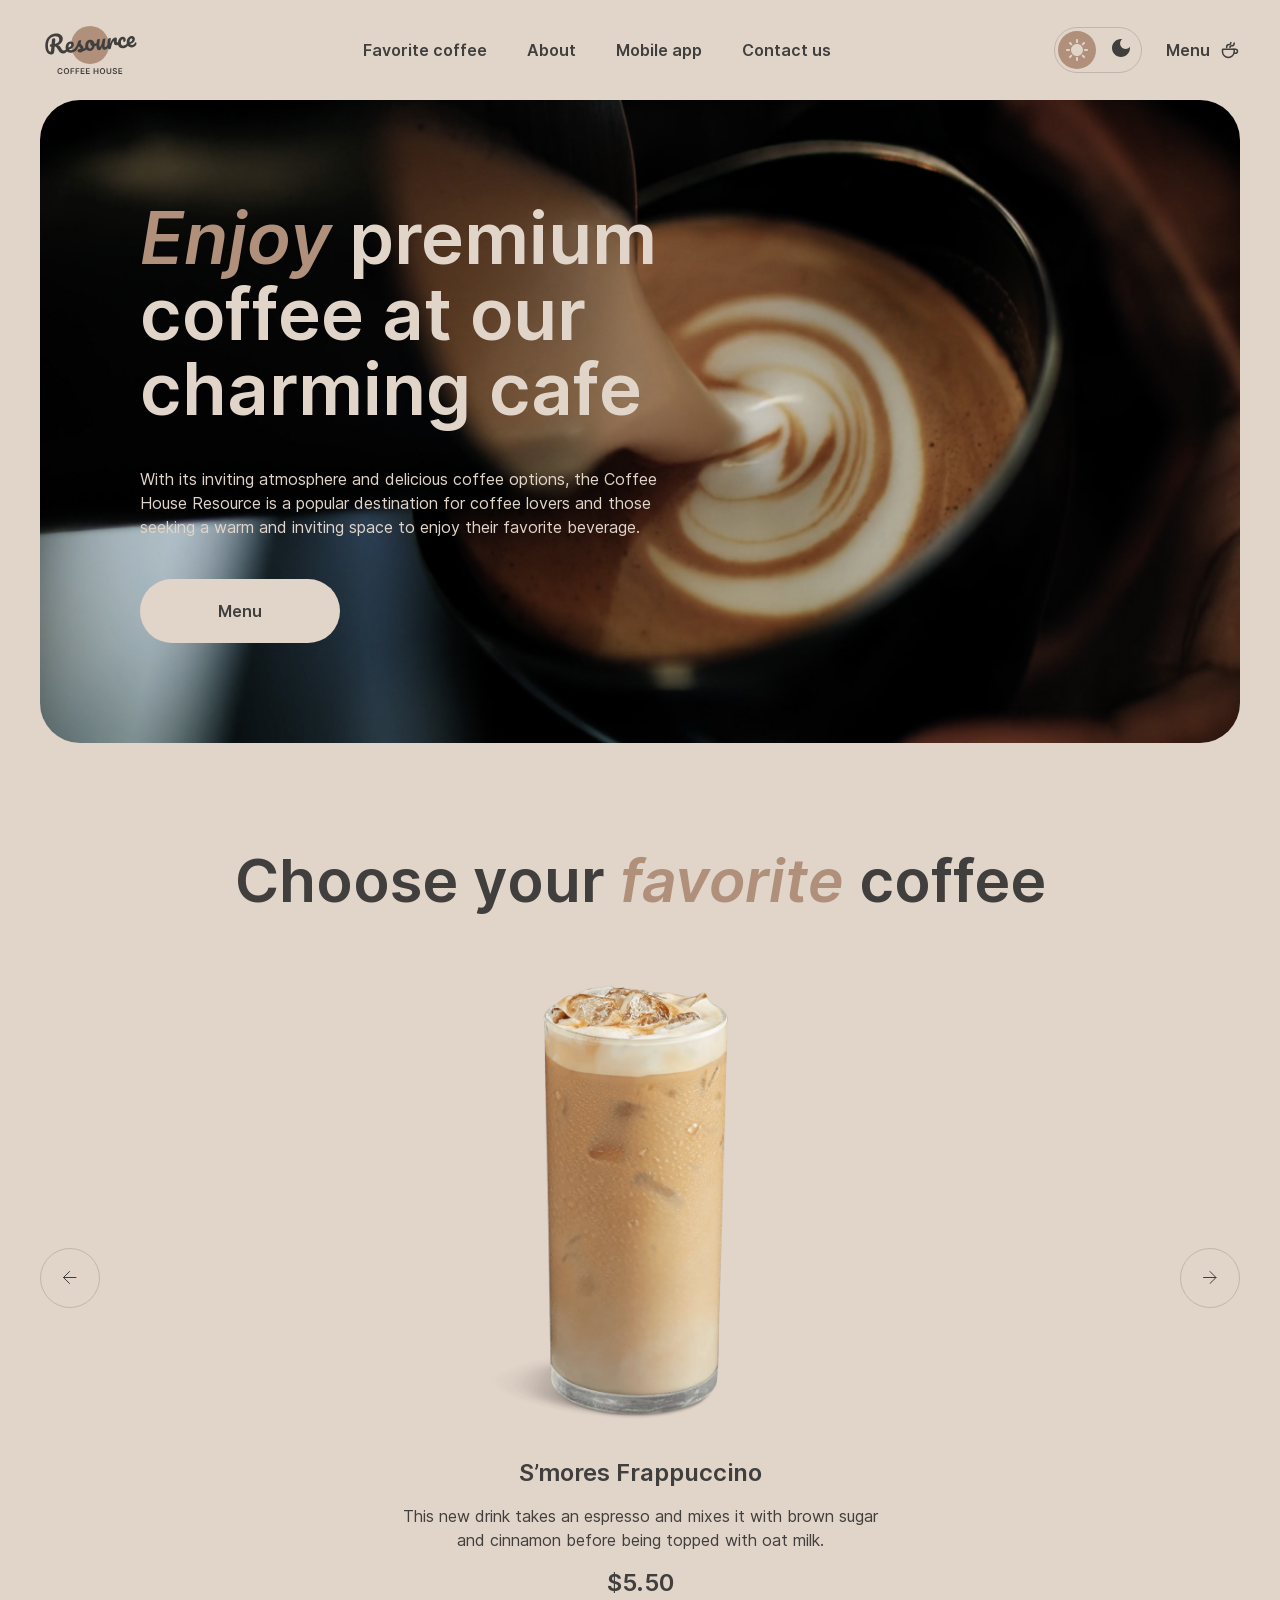
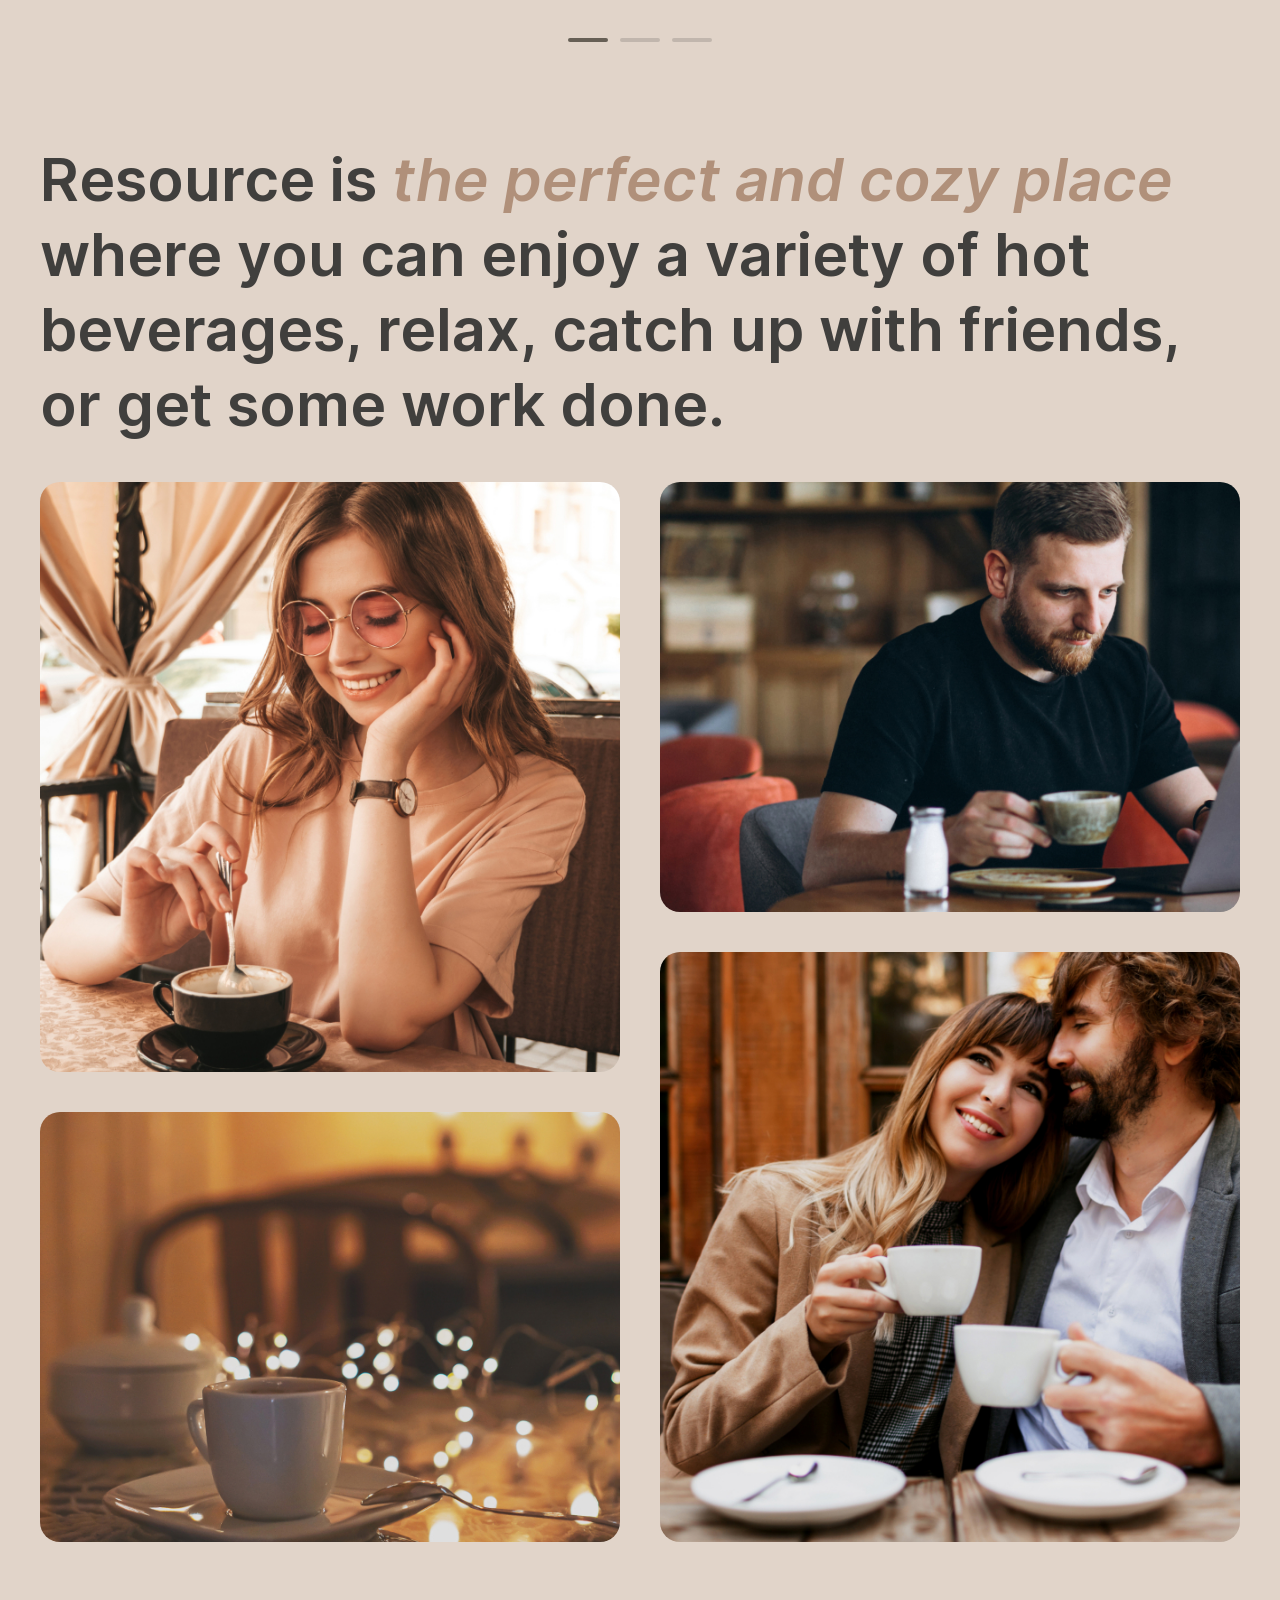
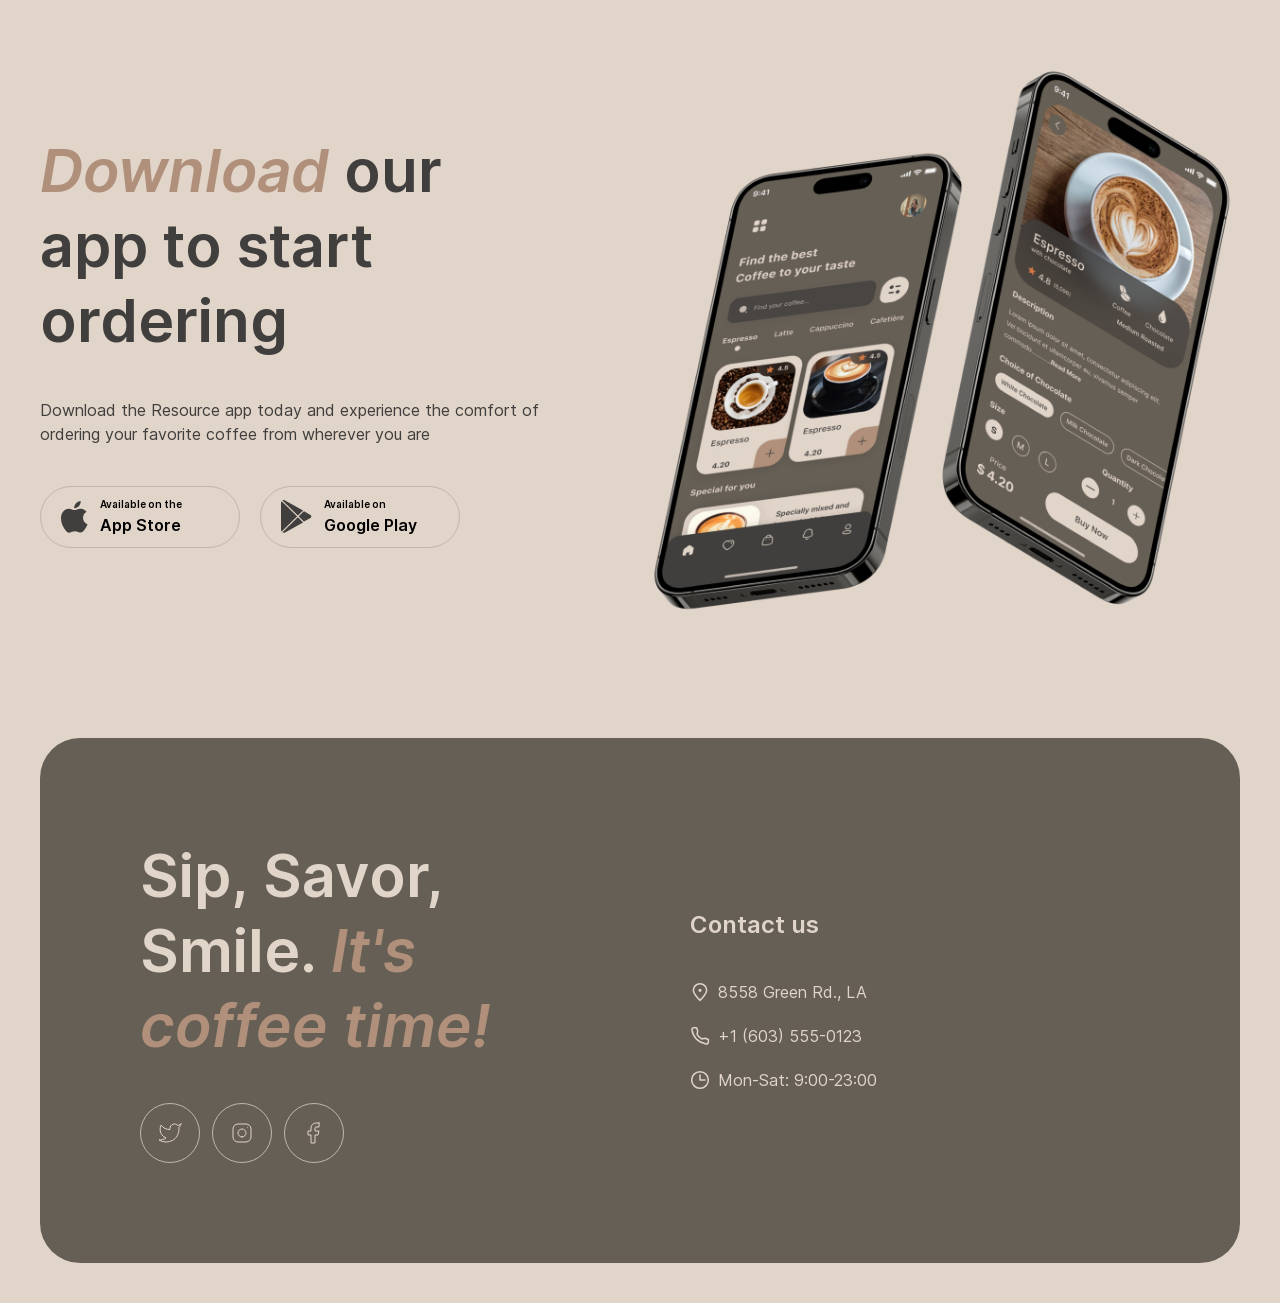
<file: index.html>
<!doctype html>
<html lang="en">
  <head>
    <meta charset="UTF-8" />
    <meta name="viewport" content="width=device-width, initial-scale=1.0" />
    <title>Coffee Shop</title>

    <link rel="icon" href="./assets/images/favicon.svg" type="image/svg+xml" />
    <link rel="stylesheet" href="css/reset.css" />
    <link rel="stylesheet" href="css/variables.css" />
    <link rel="stylesheet" href="css/style.css" />
    <script src="js/index.js"></script>
  </head>
  <body>
    <div class="wrapper">
      <header class="header">
        <a href="index.html" class="logo">
          <img src="./assets/images/logo.svg" alt="logo" />
        </a>
        <nav class="menu">
          <ul class="menu__list">
            <li class="menu__list-item">
              <a href="index.html#favorite" class="menu__list-link">Favorite coffee</a>
            </li>
            <li class="menu__list-item">
              <a href="index.html#about" class="menu__list-link">About</a>
            </li>
            <li class="menu__list-item">
              <a href="index.html#mobile-app" class="menu__list-link">Mobile app</a>
            </li>
            <li class="menu__list-item">
              <a href="index.html#contact-us" class="menu__list-link">Contact us</a>
            </li>
          </ul>
        </nav>
        <div class="header__actions">
          <div class="theme-switch">
            <input class="theme-switch__input" type="radio" name="theme" id="theme-light" value="light" checked />
            <label class="theme-switch__label" for="theme-light">
              <svg class="theme-switch__icon theme-switch__icon--sun" aria-hidden="true">
                <use href="./assets/icons/sprites.svg#sun-icon"></use>
              </svg>
            </label>

            <input class="theme-switch__input" type="radio" name="theme" id="theme-dark" value="dark" />
            <label class="theme-switch__label" for="theme-dark">
              <svg class="theme-switch__icon theme-switch__icon--moon" aria-hidden="true">
                <use href="./assets/icons/sprites.svg#moon-icon"></use>
              </svg>
            </label>
          </div>
          <a href="menu.html" class="header__menu-link">
            <span>Menu</span>
            <svg class="header__menu-icon" aria-hidden="true">
              <use href="./assets/icons/sprites.svg#cup-icon"></use>
            </svg>
          </a>
          <button class="button header__burger" type="button">
            <svg class="header__burger-icon" aria-hidden="true">
              <use href="./assets/icons/sprites.svg#burger-icon"></use>
            </svg>
          </button>
        </div>
      </header>
      <main class="main">
        <section class="hero">
          <div class="hero__content">
            <h1 class="hero__title title"><span class="accent">Enjoy</span> premium coffee at our charming cafe</h1>
            <p class="hero__text">
              With its inviting atmosphere and delicious coffee options, the Coffee House Resource is a popular
              destination for coffee lovers and those seeking a warm and inviting space to enjoy their favorite
              beverage.
            </p>
            <a href="menu.html" class="button hero__button">
              <span>Menu</span>
              <svg class="hero__button-icon" aria-hidden="true">
                <use href="./assets/icons/sprites.svg#cup-icon"></use>
              </svg>
            </a>
          </div>
        </section>
        <section class="slider" id="favorite">
          <h2 class="slider__title title section-title">Choose your <span class="accent">favorite</span> coffee</h2>
          <div class="slider__container">
            <button class="button slider__arrow slider__arrow--prev" type="button">
              <svg class="slider__arrow-icon" aria-hidden="true">
                <use href="./assets/icons/sprites.svg#prev-button-icon"></use>
              </svg>
            </button>
            <div class="slider__content">
              <img src="./assets/images/coffee-slider-1.png" alt="slider image" class="slider__image" />
              <div class="slider__about">
                <h3 class="slider__about-title title">S’mores Frappuccino</h3>
                <p class="slider__about-description">
                  This new drink takes an espresso and mixes it with brown sugar and cinnamon before being topped with
                  oat milk.
                </p>
                <p class="slider__about-price">$5.50</p>
              </div>
            </div>
            <button class="button slider__arrow slider__arrow--next" type="button">
              <svg class="slider__arrow-icon" aria-hidden="true">
                <use href="./assets/icons/sprites.svg#next-button-icon"></use>
              </svg>
            </button>
          </div>
          <div class="slider__pagination">
            <button class="button slider__indicator slider__indicator--active" type="button"></button>
            <button class="button slider__indicator" type="button"></button>
            <button class="button slider__indicator" type="button"></button>
          </div>
        </section>
        <section class="about" id="about">
          <h2 class="about__title title section-title">
            Resource is <span class="accent">the perfect and cozy place</span> where you can enjoy a variety of hot
            beverages, relax, catch up with friends, or get some work done.
          </h2>
          <div class="about__images">
            <img
              src="./assets/images/about-1.jpg"
              alt="A girl with a cup of coffee"
              class="about__image about__image--1"
            />
            <img
              src="./assets/images/about-2.jpg"
              alt="A cup of coffee with the lights"
              class="about__image about__image--2"
            />
            <img
              src="./assets/images/about-3.jpg"
              alt="A man with the cup of coffee working"
              class="about__image about__image--3"
            />
            <img
              src="./assets/images/about-4.jpg"
              alt="A couple with the coffee"
              class="about__image about__image--4"
            />
          </div>
        </section>
        <section class="mobile-app" id="mobile-app">
          <div class="mobile-app__content">
            <h2 class="mobile-app__title title section-title">
              <span class="accent">Download</span> our app to&nbsp;start ordering
            </h2>
            <p class="mobile-app__text">
              Download the Resource app today and experience the comfort of ordering your favorite coffee from wherever
              you are
            </p>
            <div class="mobile-app__downloads">
              <button class="button mobile-app__download mobile-app__download--apple" type="button">
                <svg class="mobile-app__icon mobile-app__icon--apple" aria-hidden="true">
                  <use href="./assets/icons/sprites.svg#apple-icon"></use>
                </svg>
                <span class="mobile-app__label">
                  <span class="mobile-app__caption">Available on the</span>
                  <span>App Store</span>
                </span>
              </button>
              <button class="button mobile-app__download mobile-app__download--google" type="button">
                <svg class="mobile-app__icon mobile-app__icon--google" aria-hidden="true">
                  <use href="./assets/icons/sprites.svg#google-play-icon"></use>
                </svg>
                <span class="mobile-app__label">
                  <span class="mobile-app__caption">Available on</span>
                  <span>Google Play</span>
                </span>
              </button>
            </div>
          </div>
          <img src="./assets/images/mobile-screens.png" alt="Example of our mobile app" class="mobile-app__image" />
        </section>
      </main>
      <footer class="footer" id="contact-us">
        <div class="footer__container">
          <div class="footer__slogan">
            <h2 class="footer__slogan-title title section-title">
              Sip, Savor, Smile. <span class="accent">It's coffee time!</span>
            </h2>
            <div class="footer__socials">
              <a class="button footer__social" href="https://twitter.com/" target="_blank" rel="noopener noreferrer">
                <svg class="footer__social-icon" aria-hidden="true">
                  <use href="./assets/icons/sprites.svg#twitter-icon"></use>
                </svg>
              </a>
              <a
                class="button footer__social"
                href="https://www.instagram.com/"
                target="_blank"
                rel="noopener noreferrer"
              >
                <svg class="footer__social-icon" aria-hidden="true">
                  <use href="./assets/icons/sprites.svg#instagram-icon"></use>
                </svg>
              </a>
              <a
                class="button footer__social"
                href="https://www.facebook.com/"
                target="_blank"
                rel="noopener noreferrer"
              >
                <svg class="footer__social-icon" aria-hidden="true">
                  <use href="./assets/icons/sprites.svg#facebook-icon"></use>
                </svg>
              </a>
            </div>
          </div>
          <div class="footer__contacts">
            <h3 class="footer__contacts-title title">Contact us</h3>
            <ul class="footer__list">
              <li class="footer__item">
                <a
                  class="footer__link"
                  href="https://www.google.com/maps/search/?api=1&query=8558+Green+Rd.%2C+LA"
                  target="_blank"
                  rel="noreferrer"
                >
                  <svg class="footer__icon footer__icon--map" aria-hidden="true">
                    <use href="./assets/icons/sprites.svg#map-icon"></use>
                  </svg>
                  <span>8558 Green Rd., LA</span>
                </a>
              </li>
              <li class="footer__item">
                <a class="footer__link" href="tel:+16035550123">
                  <svg class="footer__icon footer__icon--phone" aria-hidden="true">
                    <use href="./assets/icons/sprites.svg#phone-icon"></use>
                  </svg>
                  <span>+1 (603) 555-0123</span>
                </a>
              </li>
              <li class="footer__item">
                <svg class="footer__icon footer__icon--clock" aria-hidden="true">
                  <use href="./assets/icons/sprites.svg#clock-icon"></use>
                </svg>
                <span>Mon-Sat: 9:00-23:00</span>
              </li>
            </ul>
          </div>
        </div>
      </footer>
    </div>
  </body>
</html>
</file>
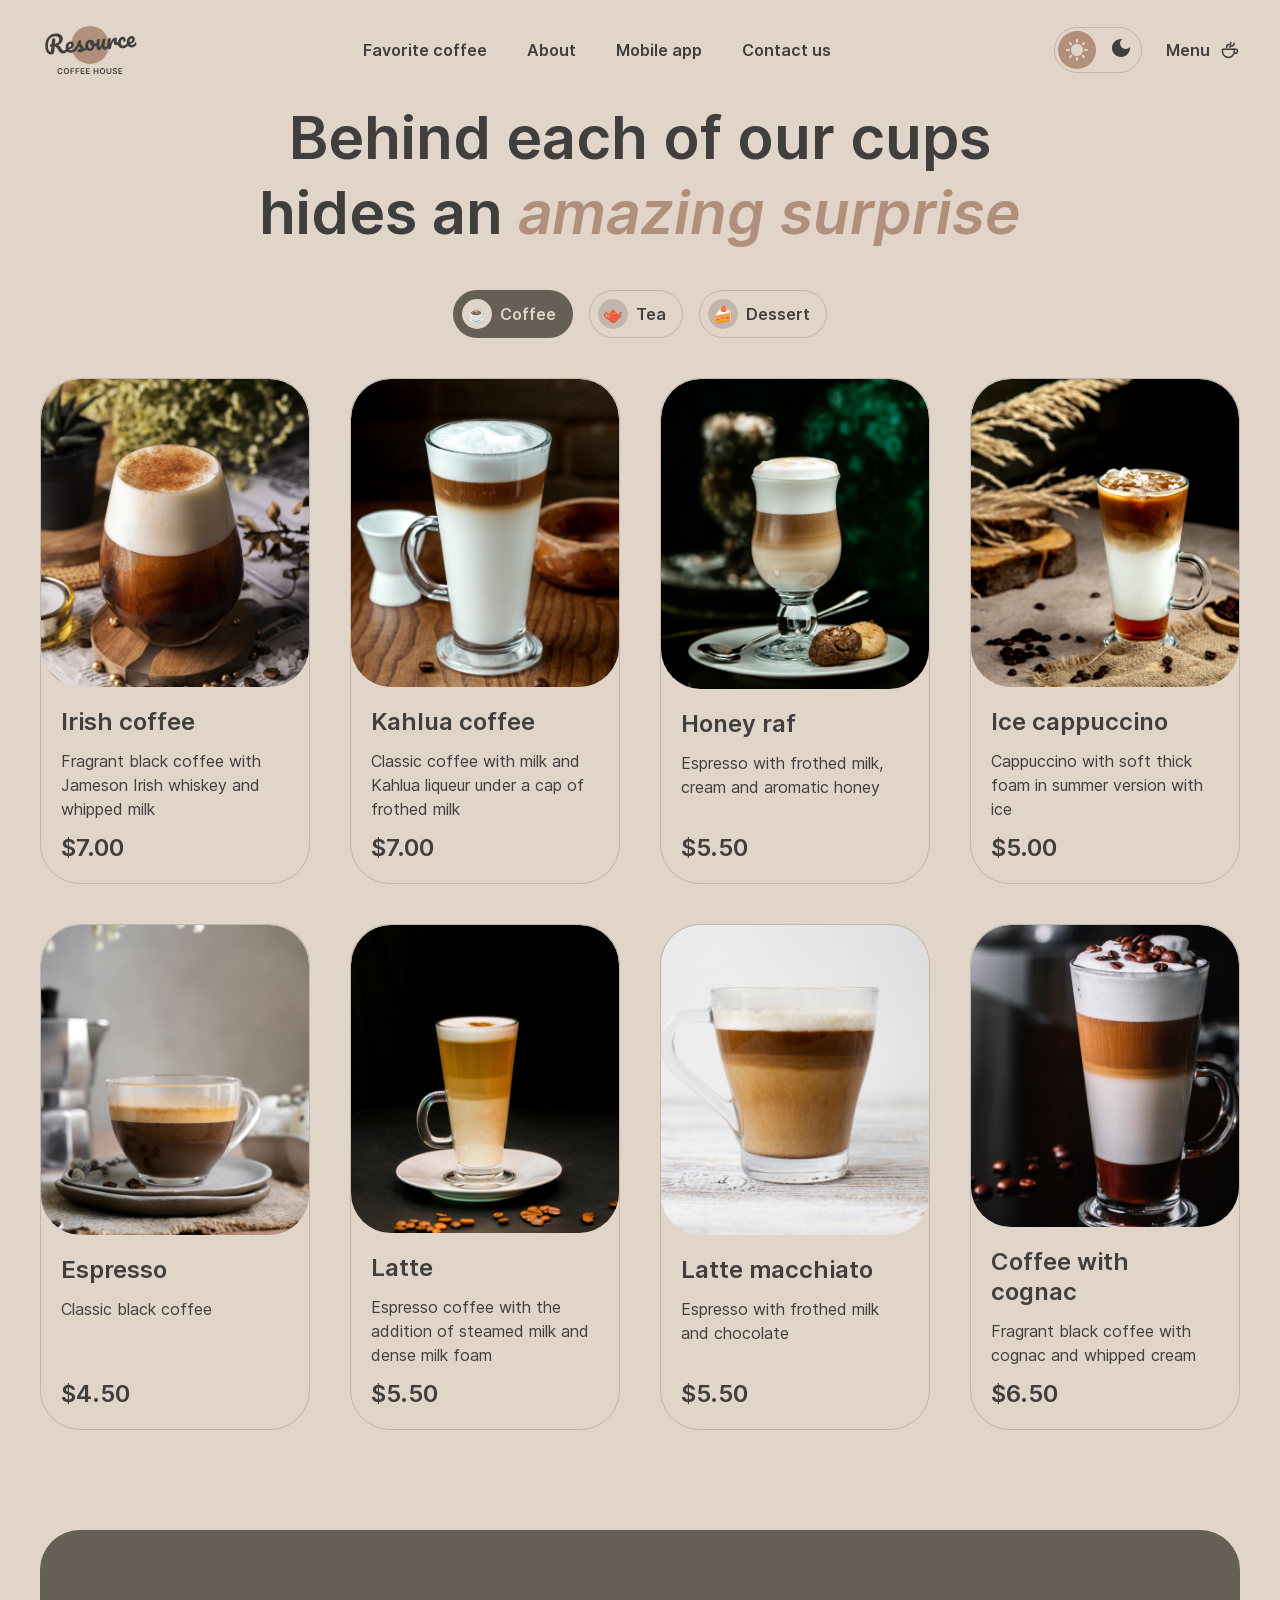
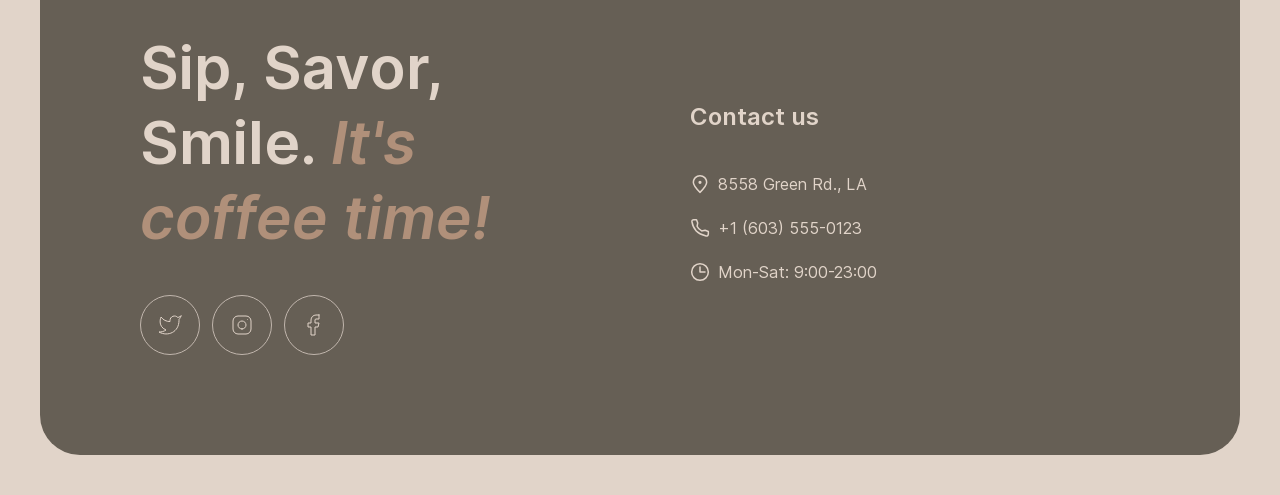
<file: menu.html>
<!doctype html>
<html lang="en">
  <head>
    <meta charset="UTF-8" />
    <meta name="viewport" content="width=device-width, initial-scale=1.0" />
    <title>Menu</title>

    <link rel="icon" href="./assets/images/favicon.svg" type="image/svg+xml" />
    <link rel="stylesheet" href="css/reset.css" />
    <link rel="stylesheet" href="css/variables.css" />
    <link rel="stylesheet" href="css/style.css" />
    <script src="js/index.js"></script>
  </head>
  <body>
    <div class="wrapper">
      <header class="header">
        <a href="index.html" class="logo">
          <img src="./assets/images/logo.svg" alt="logo" />
        </a>
        <nav class="menu">
          <ul class="menu__list">
            <li class="menu__list-item">
              <a href="index.html#favorite" class="menu__list-link">Favorite coffee</a>
            </li>
            <li class="menu__list-item">
              <a href="index.html#about" class="menu__list-link">About</a>
            </li>
            <li class="menu__list-item">
              <a href="index.html#mobile-app" class="menu__list-link">Mobile app</a>
            </li>
            <li class="menu__list-item">
              <a href="index.html#contact-us" class="menu__list-link">Contact us</a>
            </li>
          </ul>
        </nav>
        <div class="header__actions">
          <div class="theme-switch">
            <input class="theme-switch__input" type="radio" name="theme" id="theme-light" value="light" checked />
            <label class="theme-switch__label" for="theme-light">
              <svg class="theme-switch__icon theme-switch__icon--sun" aria-hidden="true">
                <use href="./assets/icons/sprites.svg#sun-icon"></use>
              </svg>
            </label>

            <input class="theme-switch__input" type="radio" name="theme" id="theme-dark" value="dark" />
            <label class="theme-switch__label" for="theme-dark">
              <svg class="theme-switch__icon theme-switch__icon--moon" aria-hidden="true">
                <use href="./assets/icons/sprites.svg#moon-icon"></use>
              </svg>
            </label>
          </div>
          <a href="menu.html" class="header__menu-link">
            <span>Menu</span>
            <svg class="header__menu-icon" aria-hidden="true">
              <use href="./assets/icons/sprites.svg#cup-icon"></use>
            </svg>
          </a>
          <button class="button header__burger" type="button">
            <svg class="header__burger-icon" aria-hidden="true">
              <use href="./assets/icons/sprites.svg#burger-icon"></use>
            </svg>
          </button>
        </div>
      </header>
      <main class="main">
        <section class="catalogue">
          <h1 class="catalogue__title title section-title">
            Behind each of our cups hides an <span class="accent">amazing surprise</span>
          </h1>
          <div class="catalogue__filters">
            <button class="button catalogue__filter catalogue__filter--active" type="button">
              <span class="catalogue__filter-icon">☕</span>
              <span>Coffee</span>
            </button>
            <button class="button catalogue__filter" type="button">
              <span class="catalogue__filter-icon">🫖</span>
              <span>Tea</span>
            </button>
            <button class="button catalogue__filter" type="button">
              <span class="catalogue__filter-icon">🍰</span>
              <span>Dessert</span>
            </button>
          </div>
          <div class="catalogue__cards">
            <div class="catalogue__card">
              <img class="catalogue__image" src="./assets/images/coffee-1.jpg" alt="Irish coffee" />
              <div class="catalogue__info">
                <h3 class="catalogue__name">Irish coffee</h3>
                <p class="catalogue__description">Fragrant black coffee with Jameson Irish whiskey and whipped milk</p>
                <p class="catalogue__price">$7.00</p>
              </div>
            </div>
            <div class="catalogue__card">
              <img class="catalogue__image" src="./assets/images/coffee-2.jpg" alt="Kahlua coffee" />
              <div class="catalogue__info">
                <h3 class="catalogue__name">Kahlua coffee</h3>
                <p class="catalogue__description">
                  Classic coffee with milk and Kahlua liqueur under a cap of frothed milk
                </p>
                <p class="catalogue__price">$7.00</p>
              </div>
            </div>
            <div class="catalogue__card">
              <img class="catalogue__image" src="./assets/images/coffee-3.jpg" alt="Honey raf" />
              <div class="catalogue__info">
                <h3 class="catalogue__name">Honey raf</h3>
                <p class="catalogue__description">Espresso with frothed milk, cream and aromatic honey</p>
                <p class="catalogue__price">$5.50</p>
              </div>
            </div>
            <div class="catalogue__card">
              <img class="catalogue__image" src="./assets/images/coffee-4.jpg" alt="Ice cappuccino" />
              <div class="catalogue__info">
                <h3 class="catalogue__name">Ice cappuccino</h3>
                <p class="catalogue__description">Cappuccino with soft thick foam in summer version with ice</p>
                <p class="catalogue__price">$5.00</p>
              </div>
            </div>
            <div class="catalogue__card">
              <img class="catalogue__image" src="./assets/images/coffee-5.jpg" alt="Espresso" />
              <div class="catalogue__info">
                <h3 class="catalogue__name">Espresso</h3>
                <p class="catalogue__description">Classic black coffee</p>
                <p class="catalogue__price">$4.50</p>
              </div>
            </div>
            <div class="catalogue__card">
              <img class="catalogue__image" src="./assets/images/coffee-6.jpg" alt="Latte" />
              <div class="catalogue__info">
                <h3 class="catalogue__name">Latte</h3>
                <p class="catalogue__description">
                  Espresso coffee with the addition of steamed milk and dense milk foam
                </p>
                <p class="catalogue__price">$5.50</p>
              </div>
            </div>
            <div class="catalogue__card">
              <img class="catalogue__image" src="./assets/images/coffee-7.jpg" alt="Latte macchiato" />
              <div class="catalogue__info">
                <h3 class="catalogue__name">Latte macchiato</h3>
                <p class="catalogue__description">Espresso with frothed milk and chocolate</p>
                <p class="catalogue__price">$5.50</p>
              </div>
            </div>
            <div class="catalogue__card">
              <img class="catalogue__image" src="./assets/images/coffee-8.jpg" alt="Coffee with cognac" />
              <div class="catalogue__info">
                <h3 class="catalogue__name">Coffee with cognac</h3>
                <p class="catalogue__description">Fragrant black coffee with cognac and whipped cream</p>
                <p class="catalogue__price">$6.50</p>
              </div>
            </div>
          </div>
          <button class="button catalogue__more" type="button" aria-label="Show more coffee">
            <svg class="catalogue__more-icon">
              <use href="./assets/icons/sprites.svg#refresh-icon"></use>
            </svg>
          </button>
        </section>
      </main>
      <footer class="footer" id="contact-us">
        <div class="footer__container">
          <div class="footer__slogan">
            <h2 class="footer__slogan-title title section-title">
              Sip, Savor, Smile. <span class="accent">It's coffee time!</span>
            </h2>
            <div class="footer__socials">
              <a class="button footer__social" href="https://twitter.com/" target="_blank" rel="noopener noreferrer">
                <svg class="footer__social-icon" aria-hidden="true">
                  <use href="./assets/icons/sprites.svg#twitter-icon"></use>
                </svg>
              </a>
              <a
                class="button footer__social"
                href="https://www.instagram.com/"
                target="_blank"
                rel="noopener noreferrer"
              >
                <svg class="footer__social-icon" aria-hidden="true">
                  <use href="./assets/icons/sprites.svg#instagram-icon"></use>
                </svg>
              </a>
              <a
                class="button footer__social"
                href="https://www.facebook.com/"
                target="_blank"
                rel="noopener noreferrer"
              >
                <svg class="footer__social-icon" aria-hidden="true">
                  <use href="./assets/icons/sprites.svg#facebook-icon"></use>
                </svg>
              </a>
            </div>
          </div>
          <div class="footer__contacts">
            <h3 class="footer__contacts-title title">Contact us</h3>
            <ul class="footer__list">
              <li class="footer__item">
                <a
                  class="footer__link"
                  href="https://www.google.com/maps/search/?api=1&query=8558+Green+Rd.%2C+LA"
                  target="_blank"
                  rel="noreferrer"
                >
                  <svg class="footer__icon footer__icon--map" aria-hidden="true">
                    <use href="./assets/icons/sprites.svg#map-icon"></use>
                  </svg>
                  <span>8558 Green Rd., LA</span>
                </a>
              </li>
              <li class="footer__item">
                <a class="footer__link" href="tel:+16035550123">
                  <svg class="footer__icon footer__icon--phone" aria-hidden="true">
                    <use href="./assets/icons/sprites.svg#phone-icon"></use>
                  </svg>
                  <span>+1 (603) 555-0123</span>
                </a>
              </li>
              <li class="footer__item">
                <svg class="footer__icon footer__icon--clock" aria-hidden="true">
                  <use href="./assets/icons/sprites.svg#clock-icon"></use>
                </svg>
                <span>Mon-Sat: 9:00-23:00</span>
              </li>
            </ul>
          </div>
        </div>
      </footer>
    </div>
  </body>
</html>
</file>
<file: css/variables.css>
:root {
  color-scheme: light dark;
  --text-primary: light-dark(#403f3d, #e1d4c9);
  --text-inverse: light-dark(#e1d4c9, #e1d4c9);
  --text-accent: light-dark(#b0907a, #b0907a);
  --bg-page: light-dark(#e1d4c9, #292826);
  --bg-container: light-dark(#665f55, #403f3d);
  --bg-overlay: light-dark(#403f3dcc, #292826cc);
  --border-primary: light-dark(#c1b6ad, #665f55);
  --border-inverse: light-dark(#665f55, #c1b6ad);
}

[data-theme="light"] {
  color-scheme: light;
}

[data-theme="dark"] {
  color-scheme: dark;
}
</file>
<file: css/style.css>
@font-face {
  font-family: "Inter";
  src: url("../assets/fonts/Inter-Regular.woff2") format("woff2");
  font-weight: 400;
  font-style: normal;
  font-display: swap;
}

/* 2. Italic */
@font-face {
  font-family: "Inter";
  src: url("../assets/fonts/Inter-Italic.woff2") format("woff2");
  font-weight: 400;
  font-style: italic;
  font-display: swap;
}

/* 3. SemiBold */
@font-face {
  font-family: "Inter";
  src: url("../assets/fonts/Inter-SemiBold.woff2") format("woff2");
  font-weight: 600;
  /* 600 — это стандартное цифровое значение для SemiBold */
  font-style: normal;
  font-display: swap;
}

/* 4. SemiBold Italic */
@font-face {
  font-family: "Inter";
  src: url("../assets/fonts/Inter-SemiBoldItalic.woff2") format("woff2");
  font-weight: 600;
  font-style: italic;
  font-display: swap;
}

a {
  text-decoration: none;
  color: inherit;
}

ul,
ol {
  margin: 0;
  padding: 0;
  list-style: none;
}

html {
  scroll-behavior: smooth;
}

body {
  font-family: "Inter", sans-serif;
  font-optical-sizing: auto;
  font-style: normal;
  font-weight: 400;
  line-height: 150%;
  color: var(--text-primary);
  background-color: var(--bg-page);
}

.wrapper {
  display: flex;
  flex-direction: column;
  max-inline-size: 1440px;
  min-block-size: 100dvh;
  margin: 0 auto;
}

.button {
  border: 0;
  border-radius: 100px;
  background-color: var(--bg-page);
  font: inherit;
  font-weight: 600;
  cursor: pointer;
  display: flex;
  align-items: center;
  justify-content: center;
}

.header {
  display: flex;
  align-items: center;
  gap: 24px;
  padding: 20px 40px;
  font-weight: 600;
}

.logo {
  flex-shrink: 0;
}

.logo img {
  width: 100px;
  height: 60px;
}

.menu {
  margin: 0 auto;
}

.menu__list {
  display: flex;
  gap: 40px;
}

.menu__list-link {
  position: relative;
  display: inline-block;
}

.menu__list-link::after {
  content: "";
  position: absolute;
  inset-inline: 0;
  inset-block-end: -4px;
  block-size: 2px;
  background-color: currentColor;
  opacity: 0;
  transition: opacity 0.3s ease;
}

.menu__list-link:hover::after {
  opacity: 1;
}

.header__actions {
  display: flex;
  align-items: center;
  gap: 24px;
}

.theme-switch {
  display: flex;
  gap: 8px;
  padding: 3px;
  border: 1px solid var(--border-primary);
  border-radius: 100px;
}

.theme-switch__input {
  position: absolute;
  width: 1px;
  height: 1px;
  margin: -1px;
  overflow: hidden;
  clip: rect(0 0 0 0);
  white-space: nowrap;
}

.theme-switch__label {
  display: flex;
  padding: 8px;
  border-radius: 100px;
  cursor: pointer;
}

.theme-switch__input:checked + .theme-switch__label {
  background-color: var(--text-accent);
}

.theme-switch__icon--sun {
  width: 22px;
  height: 22px;
  fill: var(--text-inverse);
}

.theme-switch__icon--moon {
  width: 18px;
  height: 18px;
  fill: var(--text-primary);
}

.header__menu-link {
  position: relative;
  display: flex;
  align-items: center;
  gap: 10px;
  color: inherit;
}

.header__menu-link::after {
  content: "";
  position: absolute;
  inset-inline: 0;
  inset-block-end: -4px;
  block-size: 2px;
  background-color: currentColor;
  opacity: 0;
  transition: opacity 0.3s ease;
}

.header__menu-link:hover::after {
  opacity: 1;
}

.header__menu-icon {
  width: 20px;
  height: 20px;
  fill: none;
  stroke: var(--text-primary);
}

.header__burger {
  display: none;
  width: 44px;
  height: 44px;
  padding: 0;
  border: 1px solid var(--border-primary);
  background-color: transparent;
}

.header__burger-icon {
  width: 20px;
  height: 20px;
  fill: none;
  stroke: var(--text-primary);
}

.main {
  padding: 0 40px;
  display: flex;
  flex-direction: column;
  gap: 100px;
}

.hero {
  background-image: url("../assets/images/hero.jpg");
  background-position: center;
  background-size: 100% 100%;
  color: var(--text-inverse);
  border-radius: 40px;
}

.hero__content {
  max-inline-size: 530px;
  display: flex;
  flex-direction: column;
  gap: 40px;
  margin: 100px;
}

.hero__title {
  line-height: 105%;
  font-size: 72px;
}

.hero__button {
  align-self: flex-start;
  inline-size: 200px;
  gap: 8px;
  padding: 20px 0;
  color: var(--text-primary);
}

.hero__button-icon {
  display: none;
  inline-size: 20px;
  block-size: 20px;
  fill: none;
  stroke: var(--text-primary);
}

.hero__button:hover .hero__button-icon {
  display: block;
}

.title {
  font-weight: 600;
}

.title .accent {
  font-style: italic;
  color: var(--text-accent);
}

.section-title {
  line-height: 125%;
  font-size: 60px;
}

.slider {
  display: flex;
  flex-direction: column;
  align-items: center;
  gap: 40px;
}

.slider__title {
  text-align: center;
}

.slider__container {
  display: flex;
  align-items: center;
  align-self: stretch;
}

.slider__content {
  inline-size: 480px;
  margin: 0 auto;
  display: flex;
  flex-direction: column;
  align-items: center;
  gap: 20px;
}

.slider__image {
  inline-size: 100%;
}

.slider__about {
  display: flex;
  flex-direction: column;
  align-items: center;
  gap: 16px;
}

.slider__about-title {
  line-height: 125%;
  font-size: 24px;
}

.slider__about-price {
  line-height: 125%;
  font-size: 24px;
  font-weight: 600;
}

.slider__about-description {
  text-align: center;
}

.slider__pagination {
  display: flex;
  gap: 12px;
}

.slider__arrow {
  inline-size: 60px;
  block-size: 60px;
  border: 1px solid var(--border-primary);
  padding: 0;
  transition:
    background-color 0.3s ease,
    border-color 0.3s ease;
}

.slider__arrow:hover {
  background-color: var(--bg-container);
  border-color: transparent;
}

.slider__arrow-icon {
  inline-size: 14px;
  block-size: 13px;
  fill: none;
  stroke: var(--text-primary);
  transition: stroke 0.3s ease;
}

.slider__arrow:hover .slider__arrow-icon {
  stroke: var(--text-inverse);
}

.slider__indicator {
  inline-size: 40px;
  block-size: 4px;
  padding: 0;
  background-color: var(--border-primary);
}

.slider__indicator--active {
  background-color: var(--border-inverse);
}

.about {
  display: flex;
  flex-direction: column;
  align-items: center;
  gap: 40px;
}

.about__images {
  inline-size: 100%;
  display: grid;
  grid-template-columns: 1fr 1fr;
  grid-template-rows: 430px 120px 430px;
  gap: 40px;
  grid-template-areas:
    "img1 img3"
    "img1 img4"
    "img2 img4";
}

.about__image {
  inline-size: 100%;
  block-size: 100%;
  object-fit: cover;
  border-radius: 20px;
  object-position: center;
  object-view-box: inset(5%);
  transition: object-view-box 0.3s ease-in-out;
}

.about__image:hover {
  object-view-box: inset(0%);
}

.about__image--1 {
  grid-area: img1;
}

.about__image--2 {
  grid-area: img2;
}

.about__image--3 {
  grid-area: img3;
}

.about__image--4 {
  grid-area: img4;
}

.mobile-app {
  display: flex;
  justify-content: space-between;
  gap: 100px;
  align-items: center;
}

.mobile-app__content {
  display: flex;
  flex-direction: column;
  gap: 40px;
}

.mobile-app__downloads {
  display: flex;
  gap: 20px;
}

.mobile-app__download {
  border: 1px solid var(--border-primary);
  padding: 10px 20px;
  inline-size: 200px;
  justify-content: flex-start;
  gap: 12px;
  transition:
    background-color 0.3s ease,
    border-color 0.3s ease,
    color 0.3s ease;
}

.mobile-app__download:hover {
  background-color: var(--bg-container);
  border-color: transparent;
  color: var(--text-inverse);
}

.mobile-app__label {
  display: flex;
  flex-direction: column;
  gap: 2px;
  align-items: flex-start;
}

.mobile-app__icon--apple {
  inline-size: 27px;
  block-size: 32px;
  fill: var(--text-primary);
  transition: fill 0.3s ease;
}

.mobile-app__icon--google {
  inline-size: 31px;
  block-size: 33px;
  fill: var(--text-primary);
  transition: fill 0.3s ease;
}

.mobile-app__download:hover .mobile-app__icon--apple,
.mobile-app__download:hover .mobile-app__icon--google {
  fill: var(--text-inverse);
}

.mobile-app__caption {
  font-size: 10px;
  line-height: 140%;
}

.mobile-app__image {
  inline-size: 100%;
  max-inline-size: 630px;
  min-inline-size: 0;
  block-size: 100%;
}

.footer {
  padding: 100px 40px 40px;
  color: var(--text-inverse);
}

.footer__container {
  background-color: var(--bg-container);
  border-radius: 40px;
  padding: 100px;
  display: grid;
  grid-template-columns: 1fr 1fr;
  gap: 100px;
  align-items: center;
}

.footer__slogan,
.footer__contacts {
  display: flex;
  flex-direction: column;
  gap: 40px;
}

.footer__socials {
  display: flex;
  gap: 12px;
}

.footer__social {
  inline-size: 60px;
  block-size: 60px;
  padding: 0;
  background-color: var(--bg-container);
  border: 1px solid var(--border-primary);
  transition:
    background-color 0.3s ease,
    border-color 0.3s ease;
}

.footer__social:hover {
  background-color: var(--text-inverse);
  border-color: transparent;
}

.footer__social-icon {
  inline-size: 24px;
  block-size: 24px;
  fill: none;
  stroke: var(--text-inverse);
  transition: stroke 0.3s ease;
}

.footer__social:hover .footer__social-icon {
  stroke: var(--text-primary);
}

.footer__contacts-title {
  line-height: 125%;
  font-size: 24px;
}

.footer__list {
  display: flex;
  flex-direction: column;
  gap: 20px;
}

.footer__item {
  display: flex;
  gap: 8px;
  align-items: center;
}

.footer__link {
  position: relative;
  display: flex;
  gap: 8px;
  align-items: center;
}

.footer__link::after {
  content: "";
  position: absolute;
  inset-inline: 0;
  inset-block-end: -4px;
  block-size: 2px;
  background-color: currentColor;
  opacity: 0;
  transition: opacity 0.3s ease;
}

.footer__link:hover::after {
  opacity: 1;
}

.footer__icon {
  inline-size: 20px;
  block-size: 20px;
  fill: none;
  stroke: var(--text-inverse);
}

.footer__icon--map {
  fill: var(--text-inverse);
}

.catalogue {
  display: flex;
  flex-direction: column;
  gap: 40px;
  align-items: center;
}

.catalogue__title {
  max-width: 800px;
  text-align: center;
}

.catalogue__filters {
  display: flex;
  gap: 16px;
}

.catalogue__filter {
  gap: 8px;
  padding: 8px 16px 8px 8px;
  border: 1px solid var(--border-primary);
  background-color: transparent;
  color: var(--text-primary);
  font-size: 16px;
  line-height: 150%;
  transition:
    background-color 0.3s ease,
    border-color 0.3s ease,
    color 0.3s ease;
}

.catalogue__filter:hover,
.catalogue__filter--active {
  background-color: var(--bg-container);
  border-color: transparent;
  color: var(--text-inverse);
}

.catalogue__filter-icon {
  display: flex;
  align-items: center;
  justify-content: center;
  inline-size: 30px;
  block-size: 30px;
  border-radius: 100px;
  background-color: var(--border-primary);
  font-size: 16px;
  line-height: 150%;
  transition: background-color 0.3s ease;
}

.catalogue__filter:hover .catalogue__filter-icon,
.catalogue__filter--active .catalogue__filter-icon {
  background-color: var(--text-inverse);
}

.catalogue__cards {
  inline-size: 100%;
  display: grid;
  grid-template-columns: repeat(4, 1fr);
  gap: 40px;
}

.catalogue__card {
  display: flex;
  flex-direction: column;
  block-size: 506px;
  border: 1px solid var(--border-primary);
  border-radius: 40px;
  overflow: hidden;
}

.catalogue__image {
  inline-size: 100%;
  block-size: 310px;
  object-fit: cover;
  border-radius: 40px;
}

.catalogue__info {
  flex: 1;
  display: flex;
  flex-direction: column;
  gap: 12px;
  padding: 20px;
}

.catalogue__name {
  font-size: 24px;
  line-height: 125%;
  font-weight: 600;
}

.catalogue__description {
  font-size: 16px;
  line-height: 150%;
}

.catalogue__price {
  margin-block-start: auto;
  font-size: 24px;
  line-height: 125%;
  font-weight: 600;
}

.catalogue__more {
  display: none;
  inline-size: 60px;
  block-size: 60px;
  padding: 0;
  border: 1px solid var(--border-inverse);
  background-color: transparent;
}

.catalogue__more-icon {
  inline-size: 24px;
  block-size: 24px;
  fill: none;
  stroke: var(--text-primary);
}

@media (max-width: 768px) {
  .header {
    justify-content: space-between;
  }

  .menu {
    display: none;
  }

  .header__menu-link {
    display: none;
  }

  .header__burger {
    display: flex;
  }

  .hero__content {
    margin: 100px 60px;
    inline-size: auto;
    max-inline-size: 530px;
  }

  .about__images {
    display: flex;
    flex-direction: column;
    gap: 40px;
  }

  .about__image {
    block-size: 590px;
  }

  .about__image--2,
  .about__image--3 {
    display: none;
  }

  .mobile-app {
    flex-direction: column;
    gap: 100px;
  }

  .mobile-app__content {
    inline-size: 100%;
  }

  .footer__container {
    display: flex;
    flex-direction: column;
    gap: 100px;
    padding: 100px 60px;
    align-items: stretch;
  }

  .catalogue__cards {
    grid-template-columns: repeat(2, 1fr);
  }

  .catalogue__more {
    display: flex;
  }

  .catalogue__cards:not(.catalogue__cards--expanded) .catalogue__card:nth-child(n + 5) {
    display: none;
  }

  .catalogue__cards--expanded ~ .catalogue__more {
    display: none;
  }
}

@media (max-width: 380px) {
  .header {
    padding: 20px 16px;
  }

  .main {
    padding: 0 16px;
  }

  .hero__content {
    margin: 60px 16px;
    max-inline-size: none;
  }

  .hero__title {
    font-size: 42px;
    line-height: 115%;
  }

  .section-title {
    font-size: 32px;
  }

  .slider__arrow {
    display: none;
  }

  .slider__content {
    inline-size: 100%;
  }

  .mobile-app {
    gap: 40px;
  }

  .mobile-app__downloads {
    flex-direction: column;
    gap: 20px;
  }

  .mobile-app__image {
    max-inline-size: none;
  }

  .footer {
    padding: 100px 16px 40px;
  }

  .footer__container {
    padding: 60px 16px;
    gap: 40px;
  }

  .catalogue__filters {
    gap: 8px;
  }

  .catalogue__cards {
    grid-template-columns: 1fr;
  }
}
</file>
